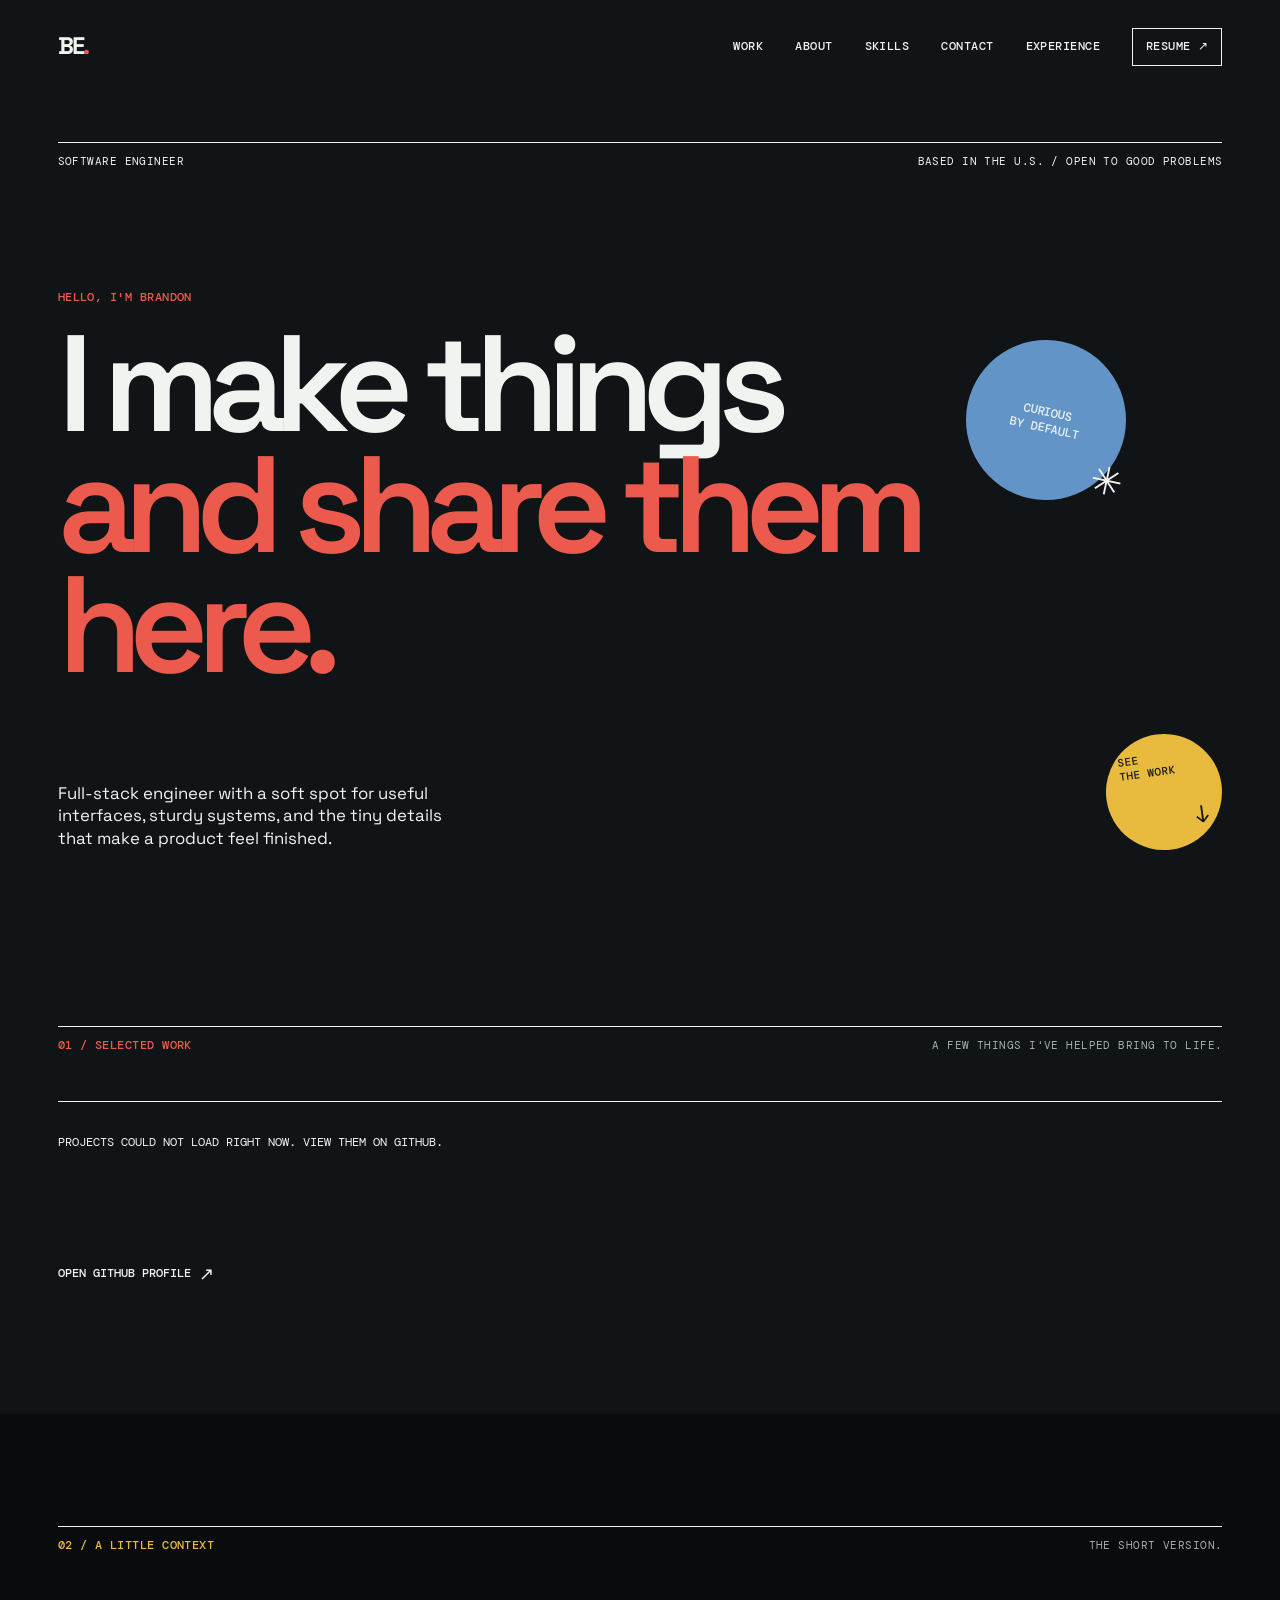
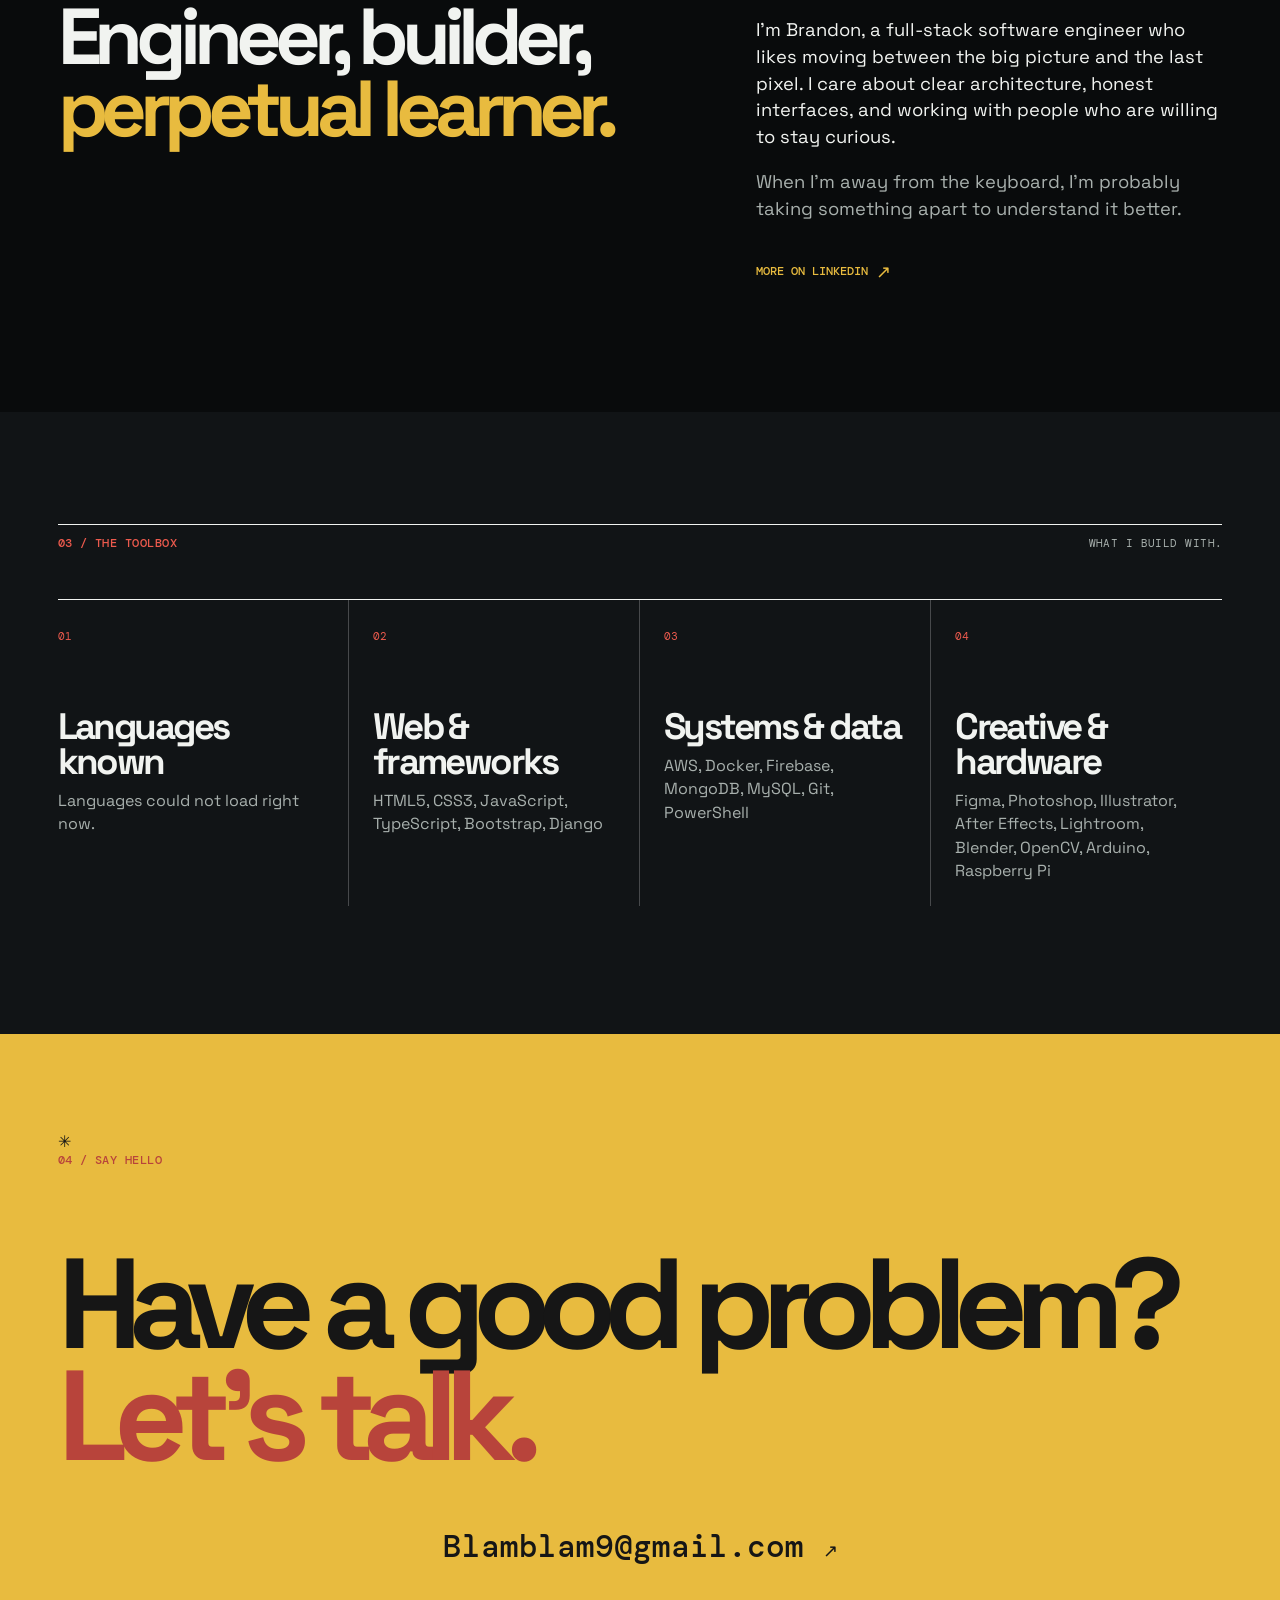
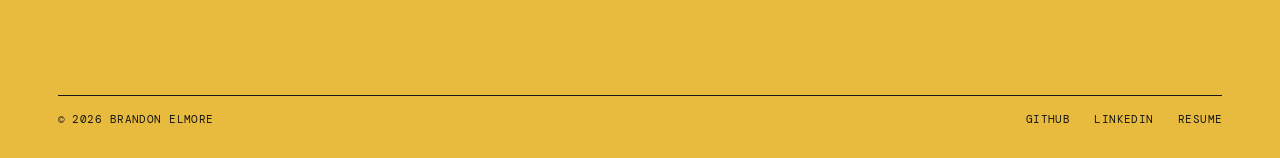
<file: index.html>
<!doctype html>
<html lang="en">
<head>
  <meta charset="UTF-8">
  <meta name="viewport" content="width=device-width, initial-scale=1.0">
  <meta name="description" content="Brandon Elmore is a software engineer who makes things and shares them here.">
  <meta property="og:title" content="Brandon Elmore — Software Engineer">
  <meta property="og:description" content="I make things and share them here.">
  <meta property="og:type" content="website">
  <title>Brandon Elmore — Software Engineer</title>
  <link rel="preconnect" href="https://fonts.googleapis.com">
  <link rel="preconnect" href="https://fonts.gstatic.com" crossorigin>
  <link href="https://fonts.googleapis.com/css2?family=DM+Mono:wght@400;500&family=Space+Grotesk:wght@400;500;600;700&display=swap" rel="stylesheet">
  <link rel="stylesheet" href="styles.css">
  <script src="script.js" defer></script>
</head>
<body>
  <a class="skip-link" href="#main-content">Skip to content</a>
  <header class="site-header">
    <a class="wordmark" href="#top" aria-label="Brandon Elmore home">BE<span>.</span></a>
    <button class="menu-toggle" type="button" aria-expanded="false" aria-controls="site-nav">
      <span></span><span></span>
      <span class="sr-only">Toggle navigation</span>
    </button>
    <nav class="site-nav" id="site-nav" aria-label="Primary navigation">
      <a href="#work">Work</a>
      <a href="#about">About</a>
      <a href="#skills">Skills</a>
      <a href="#contact">Contact</a>
      <a href="experience.html">Experience</a>
      <a class="nav-resume" href="resume.html">Resume <span aria-hidden="true">↗</span></a>
    </nav>
  </header>

  <main id="main-content">
    <section class="hero section-wrap" id="top">
      <div class="hero-topline"><span>Software engineer</span><span>Based in the U.S. / open to good problems</span></div>
      <div class="hero-content">
        <p class="eyebrow">Hello, I'm Brandon</p>
        <h1>I make things<br><em>and share them here.</em></h1>
        <div class="hero-bottom">
          <p class="hero-intro">Full-stack engineer with a soft spot for useful interfaces, sturdy systems, and the tiny details that make a product feel finished.</p>
          <a class="circle-link" href="#work" aria-label="Scroll to selected work"><span>See<br>the work</span><strong>↓</strong></a>
        </div>
      </div>
      <div class="hero-sticker" aria-hidden="true"><span>curious<br>by default</span><b>✳</b></div>
    </section>

    <section class="work section-wrap" id="work">
      <div class="section-heading reveal"><p class="eyebrow">01 / Selected work</p><p class="section-note">A few things I've helped bring to life.</p></div>
      <div class="project-list" id="project-list" aria-live="polite">
        <p class="project-status">Loading repositories...</p>
      </div>
    </section>

    <section class="about section-wrap" id="about">
      <div class="section-heading reveal"><p class="eyebrow">02 / A little context</p><p class="section-note">The short version.</p></div>
      <div class="about-grid reveal"><h2>Engineer, builder,<br><em>perpetual learner.</em></h2><div class="about-copy"><p>I'm Brandon, a full-stack software engineer who likes moving between the big picture and the last pixel. I care about clear architecture, honest interfaces, and working with people who are willing to stay curious.</p><p>When I'm away from the keyboard, I'm probably taking something apart to understand it better.</p><a class="text-link" href="https://www.linkedin.com/in/brandonelmore/" target="_blank" rel="noreferrer">More on LinkedIn <span>↗</span></a></div></div>
    </section>

    <section class="skills section-wrap" id="skills">
      <div class="section-heading reveal"><p class="eyebrow">03 / The toolbox</p><p class="section-note">What I build with.</p></div>
      <div class="skill-grid reveal"><div class="skill-item"><span>01</span><h3>Languages known</h3><p id="skill-languages" aria-live="polite">Loading languages from GitHub...</p></div><div class="skill-item"><span>02</span><h3>Web &amp; frameworks</h3><p>HTML5, CSS3, JavaScript, TypeScript, Bootstrap, Django</p></div><div class="skill-item"><span>03</span><h3>Systems &amp; data</h3><p>AWS, Docker, Firebase, MongoDB, MySQL, Git, PowerShell</p></div><div class="skill-item"><span>04</span><h3>Creative &amp; hardware</h3><p>Figma, Photoshop, Illustrator, After Effects, Lightroom, Blender, OpenCV, Arduino, Raspberry Pi</p></div></div>
    </section>

    <section class="contact section-wrap" id="contact">
      <div class="contact-mark" aria-hidden="true">✳</div><p class="eyebrow reveal">04 / Say hello</p><h2 class="reveal">Have a good problem?<br><em>Let's talk.</em></h2><a class="email-link reveal" href="mailto:Blamblam9@gmail.com">Blamblam9@gmail.com <span>↗</span></a><div class="contact-footer reveal"><span>© 2026 Brandon Elmore</span><div><a href="https://github.com/BB00GIE" target="_blank" rel="noreferrer">GitHub</a><a href="https://www.linkedin.com/in/brandonelmore/" target="_blank" rel="noreferrer">LinkedIn</a><a href="resume.html">Resume</a></div></div>
    </section>
  </main>
</body>
</html>
</file>
<file: styles.css>
@import url('https://fonts.googleapis.com/css2?family=DM+Mono:wght@400;500&family=Space+Grotesk:wght@400;500;600;700&display=swap');

:root { --ink:#f1f3f0; --paper:#111416; --surface:#1b2023; --deep:#090b0c; --muted:#a8b0ad; --accent-ink:#161616; --yellow:#e8bb3f; --pink:#d9789d; --blue:#6394c7; --line:rgba(241,243,240,.24); --display:'Space Grotesk', sans-serif; --mono:'DM Mono', monospace; }
* { box-sizing:border-box; }
[hidden] { display:none !important; }
html { scroll-behavior:smooth; }
body { margin:0; color:var(--ink); background:var(--paper); font-family:var(--display); font-size:16px; line-height:1.45; }
a { color:inherit; }
.skip-link { position:absolute; left:1rem; top:-5rem; z-index:20; padding:.7rem 1rem; background:var(--ink); color:var(--paper); text-decoration:none; }
.skip-link:focus { top:1rem; }
.site-header { display:flex; align-items:center; justify-content:space-between; max-width:1440px; margin:auto; padding:1.75rem 4.5vw; }
.wordmark { font-size:1.5rem; font-weight:700; letter-spacing:-.08em; text-decoration:none; }
.wordmark span, .eyebrow { color:#ec5a4d; }
.site-nav { display:flex; align-items:center; gap:2rem; font:500 .72rem var(--mono); text-transform:uppercase; letter-spacing:.04em; }
.site-nav a { text-decoration:none; }
.site-nav a:hover, .site-nav a:focus-visible, .text-link:hover, .text-link:focus-visible, .email-link:hover, .email-link:focus-visible { text-decoration:underline; text-underline-offset:.3em; }
.nav-resume { border:1px solid var(--ink); padding:.65rem .8rem; }
.menu-toggle { display:none; border:0; background:none; padding:.4rem; }
.section-wrap { max-width:1440px; margin:auto; padding-left:4.5vw; padding-right:4.5vw; }
.hero { min-height:calc(100vh - 80px); display:flex; flex-direction:column; position:relative; padding-top:3rem; padding-bottom:4rem; overflow:hidden; }
.hero-topline, .section-heading, .project-meta, .contact-footer { display:flex; justify-content:space-between; gap:1rem; font:400 .68rem var(--mono); letter-spacing:.04em; text-transform:uppercase; }
.hero-topline { border-top:1px solid var(--ink); padding-top:.7rem; }
.hero-content { margin-top:auto; position:relative; z-index:1; }
.eyebrow { margin:0 0 1.2rem; font:500 .72rem var(--mono); text-transform:uppercase; letter-spacing:.04em; }
h1, h2, h3, p { margin-top:0; }
h1 { max-width:1060px; margin-bottom:3rem; font-size:clamp(4rem, 10.7vw, 10.2rem); line-height:.88; letter-spacing:-.09em; font-weight:600; }
h1 em, h2 em { font-style:normal; color:#ec5a4d; }
.hero-bottom { display:flex; align-items:flex-end; justify-content:space-between; gap:2rem; }
.hero-intro { max-width:24rem; margin:0; font-size:1.05rem; line-height:1.35; }
.circle-link { width:7.25rem; height:7.25rem; display:flex; flex-direction:column; justify-content:space-between; padding:1rem; border-radius:50%; background:var(--yellow); text-decoration:none; font:500 .68rem var(--mono); text-transform:uppercase; transform:rotate(-8deg); transition:transform .2s ease; }
.circle-link:hover, .circle-link:focus-visible { transform:rotate(0) scale(1.05); }
.circle-link strong { align-self:flex-end; font:400 1.5rem var(--display); }
.hero-sticker { position:absolute; right:12%; top:30%; width:10rem; height:10rem; display:flex; align-items:center; justify-content:center; background:var(--blue); border-radius:50%; transform:rotate(12deg); font:500 .75rem var(--mono); text-align:center; text-transform:uppercase; }
.hero-sticker b { position:absolute; right:-.5rem; bottom:.5rem; font:2.4rem var(--display); }
.work { padding-top:7rem; padding-bottom:8rem; }
.section-heading { border-top:1px solid var(--ink); padding-top:.7rem; margin-bottom:3rem; }
.section-heading p { margin:0; }
.section-note { color:#5c5a55; }
.project-list { display:flex; flex-direction:column; gap:5rem; }
.project-status { margin:0; padding:2rem 0; border-top:1px solid var(--ink); font:400 .78rem var(--mono); text-transform:uppercase; }
.project { display:grid; grid-template-columns:1.15fr .85fr; min-height:32rem; }
.project-visual { min-height:32rem; position:relative; overflow:hidden; }
.project-yellow .project-visual { background:var(--yellow); }.project-pink .project-visual { background:var(--pink); }.project-blue .project-visual { background:var(--blue); }
.project-copy { padding:2rem 2.2rem; display:flex; flex-direction:column; justify-content:space-between; border:1px solid var(--ink); border-left:0; }
.project-meta { font-size:.62rem; }.project-copy h2 { margin:4rem 0 1rem; font-size:clamp(2.7rem, 5vw, 5.5rem); line-height:.9; letter-spacing:-.08em; }.project-copy p { max-width:25rem; font-size:1.03rem; }.project-tags { display:flex; flex-wrap:wrap; gap:.5rem; margin:1.25rem 0; }.project-tags span { border:1px solid var(--ink); padding:.35rem .55rem; font:400 .62rem var(--mono); text-transform:uppercase; }.text-link { display:inline-flex; gap:.5rem; align-items:center; width:max-content; margin-top:auto; font:500 .72rem var(--mono); text-transform:uppercase; text-decoration:none; }.text-link span, .email-link span { font-size:1.15rem; }
.visual-window { position:absolute; top:17%; left:12%; width:70%; height:60%; padding:1.25rem; background:var(--paper); box-shadow:1.1rem 1.1rem 0 rgba(22,22,22,.16); transform:rotate(-5deg); }.window-dots { display:block; font-size:.52rem; letter-spacing:.15rem; color:#ec5a4d; }.visual-title { display:block; margin:2rem 0 1rem; font:500 .72rem var(--mono); }.chart { height:55%; display:flex; align-items:flex-end; gap:3%; border-bottom:1px solid var(--ink); padding:0 3% 0; }.chart i { flex:1; background:#ec5a4d; }.chart i:nth-child(1){height:30%}.chart i:nth-child(2){height:55%}.chart i:nth-child(3){height:42%}.chart i:nth-child(4){height:80%}.chart i:nth-child(5){height:65%}.chart i:nth-child(6){height:92%}.chart-labels { display:flex; justify-content:space-between; font:400 .5rem var(--mono); margin-top:.7rem; }
.visual-orbit { display:flex; align-items:center; justify-content:center; }.orbit-ring { position:absolute; border:1px solid var(--ink); border-radius:50%; transform:rotate(-28deg); }.ring-one { width:65%; height:25%; }.ring-two { width:78%; height:43%; transform:rotate(28deg); }.orbit-core { z-index:1; width:9rem; height:9rem; display:flex; align-items:center; justify-content:center; flex-direction:column; border-radius:50%; background:var(--paper); font-size:2.6rem; line-height:.8; letter-spacing:-.1em; }.orbit-core small { margin-top:.8rem; font:400 .6rem var(--mono); text-transform:uppercase; letter-spacing:0; }.orbit-label { position:absolute; font:500 .64rem var(--mono); text-transform:uppercase; }.label-one { top:20%; left:22%; }.label-two { bottom:22%; right:18%; }.label-three { top:48%; right:10%; }
.visual-library { display:flex; align-items:center; justify-content:center; }.library-card { position:absolute; width:45%; height:57%; border:1px solid var(--ink); }.card-back { background:var(--yellow); transform:translate(15%, -12%) rotate(12deg); }.card-middle { background:var(--pink); transform:translate(-12%, 10%) rotate(-8deg); }.card-front { display:flex; flex-direction:column; justify-content:space-between; padding:1.3rem; background:var(--paper); transform:rotate(3deg); font-size:clamp(1.4rem, 3vw, 2.5rem); line-height:.95; letter-spacing:-.07em; }.card-front b { align-self:flex-end; font-size:1.5rem; }
.about { background:var(--ink); color:var(--paper); max-width:none; padding-top:7rem; padding-bottom:8rem; }.about .section-wrap { max-width:1440px; }.about .section-heading { border-color:var(--paper); }.about .eyebrow { color:var(--yellow); }.about .section-note { color:#c2beb5; }.about-grid { max-width:1280px; margin:auto; display:grid; grid-template-columns:1.1fr .9fr; gap:10vw; }.about h2 { margin:0; font-size:clamp(3rem, 6.2vw, 7rem); line-height:.9; letter-spacing:-.09em; }.about h2 em { color:var(--yellow); }.about-copy { max-width:30rem; padding-top:1rem; }.about-copy p { font-size:1.15rem; }.about-copy p + p { color:#c2beb5; }.about .text-link { color:var(--yellow); margin-top:1.2rem; }
.skills { padding-top:7rem; padding-bottom:8rem; }.skill-grid { display:grid; grid-template-columns:repeat(4,1fr); border-top:1px solid var(--ink); }.skill-item { min-height:15rem; padding:1.4rem 1.5rem 1.5rem 0; border-right:1px solid var(--line); }.skill-item + .skill-item { padding-left:1.5rem; }.skill-item:last-child { border-right:0; }.skill-item span { color:#ec5a4d; font:400 .7rem var(--mono); }.skill-item h3 { margin:4rem 0 .6rem; font-size:2.3rem; line-height:.95; letter-spacing:-.07em; }.skill-item p { max-width:17rem; margin:0; color:#5c5a55; }
.contact { max-width:none; padding-top:6rem; padding-bottom:2rem; background:var(--yellow); }.contact > * { max-width:1440px; margin-left:auto; margin-right:auto; }.contact .eyebrow { color:#ec5a4d; }.contact h2 { margin-top:5rem; margin-bottom:3.5rem; font-size:clamp(4rem, 10vw, 10rem); line-height:.87; letter-spacing:-.1em; }.contact h2 em { color:#ec5a4d; }.email-link { display:block; width:max-content; max-width:100%; font:500 clamp(1rem, 2.4vw, 2.2rem) var(--mono); text-decoration:none; word-break:break-word; }.contact-footer { margin-top:8rem; padding-top:1rem; border-top:1px solid var(--ink); }.contact-footer div { display:flex; gap:1.5rem; }.contact-footer a { text-decoration:none; }
.reveal { opacity:0; transform:translateY(1.25rem); transition:opacity .7s ease, transform .7s ease; }.reveal.is-visible { opacity:1; transform:none; }
.project-blog-link { margin-top:1rem; }
.blog-hero { padding-top:5rem; padding-bottom:6rem; border-bottom:1px solid var(--ink); }
.blog-hero h1 { max-width:900px; margin:0 0 1.5rem; font-size:clamp(3.5rem, 9vw, 8rem); text-transform:capitalize; }
.blog-description { max-width:34rem; margin-bottom:1.5rem; font-size:1.1rem; color:var(--muted); }
.blog-content { padding-top:5rem; padding-bottom:8rem; }
.update-form { max-width:45rem; display:grid; gap:.65rem; margin-bottom:5rem; }
.update-form label { margin-top:1rem; font:500 .68rem var(--mono); text-transform:uppercase; }
.update-form input, .update-form textarea { width:100%; border:1px solid var(--ink); border-radius:0; padding:.9rem; color:var(--ink); background:var(--surface); font:400 .95rem var(--display); }
.update-form textarea { resize:vertical; min-height:10rem; }
.update-form input[type="file"] { padding:0; }
.update-form input[type="file"]::file-selector-button { margin-right:.8rem; border:1px solid var(--accent-ink); padding:.8rem 1rem; color:var(--accent-ink); background:var(--yellow); cursor:pointer; font:500 .72rem var(--mono); text-transform:uppercase; }
.form-hint { margin:0; color:var(--muted); font:400 .68rem var(--mono); }
.publish-feedback { margin:0; padding:.8rem; color:var(--accent-ink); background:var(--blue); font:500 .68rem var(--mono); }
.update-form button { width:max-content; margin-top:.75rem; border:1px solid var(--accent-ink); padding:.8rem 1rem; color:var(--accent-ink); background:var(--yellow); cursor:pointer; font:500 .72rem var(--mono); text-transform:uppercase; }
.update-form button:disabled { cursor:wait; opacity:.6; }
.update-form button span { font-size:1.1rem; }
.update-form-actions { display:flex; flex-wrap:wrap; gap:.75rem; align-items:center; }
.update-form .button-secondary { color:var(--ink); background:var(--surface); border-color:var(--ink); }
.auth-panel { max-width:45rem; display:flex; align-items:center; justify-content:space-between; gap:1rem; padding:1rem 0; border-top:1px solid var(--ink); border-bottom:1px solid var(--ink); }
.auth-panel p { margin:0; color:var(--muted); }
.auth-panel button { border:1px solid var(--accent-ink); padding:.8rem 1rem; color:var(--accent-ink); background:var(--yellow); cursor:pointer; font:500 .72rem var(--mono); text-transform:uppercase; }
.access-message { max-width:45rem; padding:1rem; color:var(--accent-ink); background:var(--pink); font:500 .72rem var(--mono); text-transform:uppercase; }
.updates { max-width:52rem; }
.update-entry { padding:2rem 0 2.5rem; border-top:1px solid var(--ink); }
.update-entry-header { display:flex; flex-wrap:wrap; justify-content:space-between; gap:1rem; align-items:flex-start; }
.update-actions { display:flex; flex-wrap:wrap; gap:.5rem; flex-shrink:0; }
.update-actions button { min-width:4.5rem; border:1px solid var(--accent-ink); padding:.65rem .75rem; color:var(--accent-ink); background:var(--yellow); cursor:pointer; font:500 .68rem var(--mono); text-transform:uppercase; }
.update-actions button:hover, .update-actions button:focus-visible { color:var(--yellow); background:var(--accent-ink); }
.update-date { margin-bottom:1.2rem; color:#ec5a4d; font:400 .68rem var(--mono); text-transform:uppercase; }
.update-entry h2 { margin-bottom:.8rem; font-size:clamp(2rem, 4vw, 4rem); line-height:.95; letter-spacing:-.07em; text-transform:capitalize; }
.update-body { max-width:42rem; margin:0; white-space:pre-wrap; font-size:1.05rem; }.update-body a { color:var(--yellow); text-decoration:underline; text-underline-offset:.2em; }
.update-image { display:block; width:min(100%, 52rem); max-height:42rem; margin-top:1.5rem; object-fit:contain; object-position:left center; border:1px solid var(--line); }
.experience-hero { padding-top:5rem; padding-bottom:5rem; border-bottom:1px solid var(--ink); }
.experience-hero h1 { max-width:900px; margin:0 0 1.5rem; font-size:clamp(3.5rem, 9vw, 8rem); }
.experience-status { color:var(--muted); }
.experience-hero > button { border:1px solid var(--accent-ink); padding:.8rem 1rem; color:var(--accent-ink); background:var(--yellow); cursor:pointer; font:500 .72rem var(--mono); text-transform:uppercase; }
.experience-content { padding-top:5rem; padding-bottom:8rem; }
.button-primary { border:1px solid var(--accent-ink); padding:.65rem .95rem; color:var(--accent-ink); background:var(--yellow); cursor:pointer; font:500 .72rem var(--mono); text-transform:uppercase; display:inline-flex; align-items:center; gap:.4rem; transition:transform .15s ease, background .15s ease; }
.button-primary:hover { background:#ffe84d; }
.experience-tools-bar { margin:2rem 0 3rem; padding:1.25rem; border:1px dashed var(--ink); background:var(--surface); }
.tools-bar-buttons { display:flex; flex-wrap:wrap; gap:.75rem; }
.tools-bar-buttons .button-secondary { border:1px solid var(--ink); padding:.6rem .85rem; font:500 .7rem var(--mono); text-transform:uppercase; cursor:pointer; background:var(--surface); color:var(--ink); }
.tools-bar-buttons .button-secondary:hover { background:var(--ink); color:var(--surface); }

/* Slide-over Drawer & Backdrop */
.drawer-backdrop { position:fixed; inset:0; background:rgba(0,0,0,.5); z-index:90; backdrop-filter:blur(3px); opacity:0; transition:opacity .25s ease; pointer-events:none; }
.drawer-backdrop.is-open { opacity:1; pointer-events:auto; }

.experience-drawer { position:fixed; top:0; right:0; bottom:0; width:100%; max-width:42rem; background:var(--surface); color:var(--ink); z-index:100; box-shadow:-10px 0 30px rgba(0,0,0,.25); border-left:1px solid var(--ink); display:flex; flex-direction:column; transform:translateX(100%); transition:transform .3s cubic-bezier(0.16, 1, 0.3, 1); }
.experience-drawer.is-open { transform:translateX(0); }

.drawer-header { display:flex; justify-content:space-between; align-items:flex-start; padding:1.75rem 2rem 1.25rem; border-bottom:1px solid var(--line); background:var(--surface); }
.drawer-header .eyebrow { margin-bottom:.3rem; }
.drawer-title { margin:0; font-size:clamp(1.5rem, 3vw, 2.2rem); font-family:var(--display); line-height:1; }
.drawer-close-button { border:1px solid var(--ink); background:transparent; color:var(--ink); width:2.2rem; height:2.2rem; display:flex; align-items:center; justify-content:center; cursor:pointer; font-size:1.1rem; transition:all .15s ease; }
.drawer-close-button:hover { background:var(--ink); color:var(--surface); }

.experience-form { flex:1; overflow-y:auto; padding:1.75rem 2rem 3rem; display:flex; flex-direction:column; gap:1.75rem; margin-bottom:0; max-width:none; }
.drawer-section { border:1px solid var(--line); padding:1.25rem 1.5rem; background:var(--surface); display:flex; flex-direction:column; gap:.85rem; }
.drawer-section-header { display:flex; justify-content:space-between; align-items:center; margin-bottom:.3rem; }
.drawer-section-title { font:600 .75rem var(--mono); text-transform:uppercase; letter-spacing:.05em; color:var(--ink); margin:0 0 .5rem; }
.drawer-section label { margin-top:0; font:500 .68rem var(--mono); text-transform:uppercase; display:flex; flex-direction:column; gap:.35rem; }
.current-role-option { flex-direction:row !important; align-items:center; gap:.5rem; margin-top:.4rem; font:400 .75rem var(--mono) !important; text-transform:none !important; cursor:pointer; }
.current-role-option input { width:auto !important; }

/* Dynamic Bullets Repeater */
.bullets-container { display:flex; flex-direction:column; gap:.75rem; margin-top:.5rem; }
.bullet-repeater-row { display:flex; gap:.6rem; align-items:flex-start; }
.bullet-number { font:500 .75rem var(--mono); color:var(--muted); padding-top:.9rem; width:1.5rem; text-align:right; flex-shrink:0; }
.bullet-input { flex:1; }
.bullet-delete-btn { flex-shrink:0; width:2.2rem; height:2.4rem; border:1px solid var(--line); background:var(--surface); color:var(--muted); cursor:pointer; display:flex; align-items:center; justify-content:center; font-size:1rem; margin-top:.2rem; transition:all .15s ease; }
.bullet-delete-btn:hover { border-color:#ec5a4d; color:#ec5a4d; background:rgba(236,90,77,.08); }
.add-bullet-btn { width:max-content; align-self:flex-start; margin-top:.35rem; border:1px dashed var(--ink) !important; background:transparent !important; font-size:.7rem !important; }
.add-bullet-btn:hover { background:var(--surface) !important; border-style:solid !important; }

.drawer-ai-buttons { display:flex; gap:.5rem; align-items:center; }
.button-ai-polish, .button-ai-reword { border:1px solid var(--accent-ink); padding:.45rem .75rem; font:500 .68rem var(--mono); text-transform:uppercase; color:var(--accent-ink); background:var(--yellow); cursor:pointer; display:inline-flex; align-items:center; gap:.3rem; transition:background .15s ease; }
.button-ai-polish:hover, .button-ai-reword:hover { background:#ffe84d; }
.button-ai-reword { background:var(--surface); color:var(--ink); border-color:var(--ink); }
.button-ai-reword:hover { background:var(--ink); color:var(--surface); }

.job-listing-label { margin-top:1.2rem; display:block; }
.job-listing-label textarea { width:100%; border:1px solid var(--ink); border-radius:0; padding:.8rem .9rem; color:var(--ink); background:var(--surface); font:400 .95rem var(--display); margin-top:.4rem; resize:vertical; }

.drawer-footer-actions { display:flex; gap:1rem; align-items:center; padding-top:1rem; border-top:1px solid var(--line); }
.drawer-footer-actions button { margin-top:0 !important; }

.experience-form input, .experience-form textarea { width:100%; border:1px solid var(--ink); border-radius:0; padding:.8rem .9rem; color:var(--ink); background:var(--surface); font:400 .95rem var(--display); }
.experience-form textarea { resize:vertical; }
.experience-form-grid { display:grid; grid-template-columns:repeat(2, 1fr); gap:.8rem 1rem; }
.experience-form-grid label:last-child { grid-column:auto; }
.experience-form button { width:max-content; margin-top:.75rem; border:1px solid var(--accent-ink); padding:.8rem 1rem; color:var(--accent-ink); background:var(--yellow); cursor:pointer; font:500 .72rem var(--mono); text-transform:uppercase; }
.experience-form .button-secondary { color:var(--ink); background:var(--surface); border-color:var(--ink); }
.experience-list { max-width:60rem; }
.experience-entry { padding:2rem 0 2.5rem; border-top:1px solid var(--ink); }
.experience-entry-heading { display:flex; justify-content:space-between; align-items:flex-start; gap:1rem; }
.experience-entry h2 { margin:0 0 .5rem; font-size:clamp(2rem, 4vw, 4rem); line-height:.95; letter-spacing:-.07em; }
.experience-company, .experience-dates { margin:0 0 1.2rem; color:var(--muted); font:400 .68rem var(--mono); text-transform:uppercase; }
.experience-dates { color:#ec5a4d; white-space:nowrap; }
.experience-entry > p:not(.experience-company):not(.experience-dates) { max-width:42rem; font-size:1.05rem; }
.experience-entry li { max-width:42rem; margin:.45rem 0; }
.experience-entry .project-tags { margin-top:1.5rem; }
.experience-heading-actions { display:flex; align-items:center; gap:1.25rem; }
.experience-heading-actions .section-note { margin:0; }
.experience-heading-actions .button-secondary { display:inline-flex; align-items:center; gap:.5rem; border:1px solid var(--ink); padding:.65rem .8rem; color:var(--ink); background:var(--surface); font:500 .72rem var(--mono); text-decoration:none; text-transform:uppercase; }
.experience-heading-actions .button-secondary:hover, .experience-heading-actions .button-secondary:focus-visible { color:var(--yellow); background:var(--accent-ink); }
.summary-generator { margin:2rem 0; padding:1.25rem; border:1px solid var(--ink); background:var(--surface); }
.summary-generator .eyebrow { margin-bottom:.55rem; }
.summary-source-count { margin:.9rem 0 0; color:var(--muted); font:400 .68rem var(--mono); text-transform:uppercase; }
.summary-generator label { display:grid; gap:.55rem; margin-top:1rem; font:500 .68rem var(--mono); text-transform:uppercase; }
.summary-generator textarea { width:100%; border:1px solid var(--ink); border-radius:0; padding:.9rem; color:var(--ink); background:var(--paper); font:400 .95rem var(--display); }
.resume-draft-review { margin-top:1.25rem; padding-top:1rem; border-top:1px solid var(--line); }
.resume-draft-review > .eyebrow { margin-bottom:.75rem; }
.resume-draft-role { padding:.75rem 0; border-top:1px solid var(--line); }
.resume-draft-role h3 { margin:0 0 .35rem; font-size:1rem; }
.resume-draft-role ul { margin:0; padding-left:1.1rem; }
.resume-draft-role li { margin:.3rem 0; }
.summary-generator button { margin-top:.75rem; }
.bullet-generator { margin-top:1.25rem; padding:1.25rem; border:1px solid var(--ink); background:var(--surface); }
.description-generator { margin-top:1.25rem; padding:1.25rem; border:1px solid var(--ink); background:var(--surface); }
.bullet-generator-heading { display:flex; align-items:flex-start; justify-content:space-between; gap:1rem; }
.bullet-generator-heading .eyebrow { margin-bottom:.55rem; }
.bullet-review { display:grid; grid-template-columns:repeat(2, minmax(0, 1fr)); gap:1rem; margin-top:1.25rem; }
.bullet-version { padding:1rem; border:1px solid var(--line); }
.bullet-version-generated { border-color:var(--yellow); }
.bullet-version h3 { margin:0 0 .8rem; font-size:1.1rem; }
.bullet-version ul { min-height:8rem; margin:0; padding-left:1.1rem; }
.bullet-version li { margin:.45rem 0; }
.bullet-version p { min-height:6rem; margin:0; }
.removed-highlights-review { margin-top:1rem; padding-top:1rem; border-top:1px solid var(--line); }
.removed-highlights-review h4 { margin:0 0 .5rem; color:#ec5a4d; font:500 .68rem var(--mono); text-transform:uppercase; }
.removed-highlights-review ul { margin:0; padding-left:1.1rem; }
.removed-highlights-review li { margin:.4rem 0; }
.change-reason { margin-top:1rem; padding-top:1rem; border-top:1px solid var(--line); color:var(--muted); font-size:.85rem; }
.bullet-version button { margin-top:1rem; }
.resume-option { display:flex; align-items:center; gap:.6rem; }
.resume-option input { width:auto; }
.experience-resume-note { color:#ec5a4d; font:400 .68rem var(--mono) !important; text-transform:uppercase; }
.resume-page { background:var(--deep); }
.resume-toolbar { max-width:1060px; }
.resume-actions { display:flex; align-items:center; gap:1.5rem; }
.resume-print { border:1px solid var(--ink); padding:.65rem .8rem; color:var(--ink); background:transparent; cursor:pointer; font:500 .72rem var(--mono); text-transform:uppercase; }
.resume-sheet { max-width:1060px; margin:0 auto 4rem; padding:3.5rem 4rem; color:var(--paper); background:var(--ink); }
.resume-header { display:flex; justify-content:space-between; gap:3rem; padding-bottom:2rem; border-bottom:2px solid var(--paper); }
.resume-header h1 { margin:0; color:var(--paper); font-size:clamp(4rem, 8vw, 7rem); }
.resume-header h1 em { color:#ec5a4d; }
.resume-contact { display:flex; flex-direction:column; align-items:flex-end; justify-content:flex-end; gap:.3rem; color:#4d514f; font:400 .68rem var(--mono); text-align:right; }
.resume-contact a { color:inherit; text-decoration:none; }
.resume-contact a:hover, .resume-contact a:focus-visible { color:#ec5a4d; text-decoration:underline; }
.resume-links { display:flex; align-items:center; gap:1rem; margin-top:.8rem; }
.resume-links a { display:inline-flex; align-items:center; gap:.3rem; }
.resume-links svg { width:1rem; height:1rem; }
.resume-section { padding-top:1.5rem; }
.resume-section h2 { margin:0 0 1rem; color:#ec5a4d; font:500 .7rem var(--mono); text-transform:uppercase; letter-spacing:.05em; }
.resume-section h3 { margin:0; font-size:1.05rem; line-height:1.1; }
.resume-summary { max-width:50rem; }
.resume-summary p, .resume-section p { margin-bottom:0; font-size:.84rem; line-height:1.4; }
.resume-columns { display:grid; grid-template-columns:minmax(0, 1.45fr) minmax(13rem, .75fr); gap:3.5rem; }
.resume-role { padding:.9rem 0 1rem; border-top:1px solid #b8bcb9; }
.resume-role-heading { display:flex; justify-content:space-between; align-items:baseline; gap:1rem; }
.resume-role-heading span { flex-shrink:0; color:#ec5a4d; font:400 .63rem var(--mono); }
.resume-company { margin:.2rem 0 .45rem !important; color:#5d625f; font:400 .67rem var(--mono) !important; text-transform:uppercase; }
.resume-role ul { margin:.45rem 0 0; padding-left:1.1rem; }
.resume-role li { margin:.25rem 0; font-size:.78rem; line-height:1.35; }
.resume-project { padding-top:.9rem; border-top:1px solid #b8bcb9; }
.resume-skill-group { margin:0 0 .8rem !important; color:#4d514f; }
.resume-skill-group strong { display:block; margin-bottom:.1rem; color:var(--paper); font:500 .67rem var(--mono); text-transform:uppercase; }
.resume-muted { color:#666b68; }
.resume-page .skip-link { color:var(--paper); background:var(--ink); }
@media (max-width:700px) { .resume-toolbar { padding-top:1.25rem; padding-bottom:1.25rem; }.resume-actions .text-link { display:none; }.resume-sheet { margin:0 1.2rem 2rem; padding:2rem 1.3rem; }.resume-header { display:block; }.resume-header h1 { font-size:clamp(3.8rem, 18vw, 6rem); }.resume-contact { align-items:flex-start; margin-top:2rem; text-align:left; }.resume-links { flex-wrap:wrap; }.resume-columns { display:block; }.resume-columns aside { display:grid; grid-template-columns:1fr 1fr; gap:0 1.5rem; }.resume-role-heading { display:block; }.resume-role-heading span { display:block; margin-top:.35rem; } }
@media print { @page { size:letter; margin:0; } html, body { background:#fff; } .resume-toolbar, .skip-link { display:none !important; } .resume-sheet { max-width:none; min-height:11in; margin:0; padding:.55in .62in; color:#161616; background:#fff; } .resume-header { padding-bottom:.18in; border-color:#161616; } .resume-header h1 { color:#161616; font-size:4.7rem; }.resume-header h1 em, .resume-section h2, .resume-role-heading span { color:#c43e32; }.resume-contact, .resume-company, .resume-skill-group { color:#555; }.resume-contact a { color:#161616; }.resume-summary { padding-top:.18in; }.resume-section { padding-top:.18in; }.resume-section h2 { margin-bottom:.1in; }.resume-summary p, .resume-section p { font-size:.72rem; }.resume-columns { gap:.35in; }.resume-role { padding:.1in 0 .1in; border-color:#aaa; }.resume-role li { font-size:.68rem; }.resume-project { padding-top:.1in; border-color:#aaa; }.resume-skill-group { margin-bottom:.1in !important; }.resume-skill-group strong { color:#161616; } }
.sr-only { position:absolute; width:1px; height:1px; padding:0; margin:-1px; overflow:hidden; clip:rect(0,0,0,0); white-space:nowrap; border:0; }
@media (max-width:700px) { .site-header { padding:1.25rem 1.2rem; }.menu-toggle { display:flex; flex-direction:column; gap:4px; position:relative; z-index:3; }.menu-toggle span:not(.sr-only) { width:1.5rem; height:2px; background:var(--ink); }.site-nav { position:absolute; top:0; right:0; left:0; z-index:2; display:flex; flex-direction:column; align-items:flex-start; gap:1.25rem; padding:5.5rem 1.2rem 2rem; background:var(--yellow); transform:translateY(-110%); transition:transform .3s ease; }.site-nav.is-open { transform:none; }.site-nav a { font-size:.8rem; }.section-wrap { padding-left:1.2rem; padding-right:1.2rem; }.hero { min-height:calc(100svh - 65px); padding-top:2rem; padding-bottom:2rem; }.hero-topline span:last-child { max-width:9rem; text-align:right; }.hero-sticker { width:6.5rem; height:6.5rem; right:2%; top:25%; font-size:.53rem; }.hero-sticker b { font-size:1.5rem; }.hero-content { margin-top:auto; }.hero h1 { font-size:clamp(3.7rem, 17vw, 6rem); margin-bottom:2rem; }.hero-intro { font-size:.9rem; max-width:15rem; }.circle-link { width:5.5rem; height:5.5rem; padding:.75rem; font-size:.55rem; }.work, .skills { padding-top:4.5rem; padding-bottom:5rem; }.section-heading { display:block; }.section-note { margin-top:.8rem !important; }.project-list { gap:3rem; }.project { display:block; min-height:0; }.project-visual { min-height:20rem; }.project-copy { min-height:27rem; border:1px solid var(--ink); border-top:0; padding:1.3rem; }.project-copy h2 { margin-top:4rem; }.visual-window { left:10%; width:78%; }.about { padding-top:4.5rem; padding-bottom:5rem; }.about-grid { display:block; }.about h2 { margin-bottom:3rem; font-size:clamp(3.1rem, 14vw, 5rem); }.about-copy p { font-size:1rem; }.skills { padding-bottom:4rem; }.skill-grid { display:block; }.skill-item, .skill-item + .skill-item { min-height:0; padding:1.3rem 0 2rem; border-right:0; border-bottom:1px solid var(--line); }.skill-item h3 { margin:2rem 0 .5rem; }.contact { padding:4.5rem 1.2rem 1.5rem; }.contact h2 { margin-top:4rem; margin-bottom:2.5rem; font-size:clamp(3.8rem, 17vw, 6.5rem); }.contact-footer { display:block; margin-top:6rem; line-height:2; }.contact-footer div { gap:1rem; flex-wrap:wrap; }.experience-heading-actions { align-items:flex-start; flex-direction:column; gap:.8rem; } }
@media (prefers-reduced-motion:reduce) { html { scroll-behavior:auto; }.reveal { opacity:1; transform:none; transition:none; }.circle-link { transition:none; }.site-nav { transition:none; } }

@media (max-width:700px) {
	.experience-hero { padding-top:3.5rem; padding-bottom:4rem; }
	.experience-content { padding-top:3.5rem; padding-bottom:5rem; }
	.experience-form-grid { display:block; }
	.experience-drawer { max-width:100%; border-left:none; }
	.experience-form { padding:1.25rem 1.2rem 2.5rem; }
	.drawer-header { padding:1.25rem 1.2rem 1rem; }
	.bullet-repeater-row { flex-wrap:wrap; }
	.bullet-input { width:100%; }
	.bullet-delete-btn { margin-left:auto; }
	.experience-entry-heading { display:block; }
	.experience-dates { margin-top:.75rem; white-space:normal; }
	.bullet-generator-heading, .bullet-review { display:block; }
	.bullet-generator-heading button { margin-top:1rem; }
	.bullet-version + .bullet-version { margin-top:1rem; }
}

/* Dark mode surfaces and contrast adjustments */
.section-note, .skill-item p { color:var(--muted); }
.visual-window, .orbit-core, .card-front { background:var(--surface); }
.visual-window, .orbit-core, .card-front { color:var(--ink); }
.visual-window { box-shadow:1.1rem 1.1rem 0 rgba(0,0,0,.3); }
.project-visual { color:var(--accent-ink); }
.about { background:var(--deep); color:var(--ink); }
.about .section-heading { border-color:var(--ink); }
.about .section-note, .about-copy p + p { color:var(--muted); }
.contact { color:var(--accent-ink); }
.contact .eyebrow, .contact h2 em { color:#b8443b; }
.contact-footer { border-color:var(--accent-ink); }
.circle-link { color:var(--accent-ink); }
@media (max-width:700px) { .site-nav { background:var(--surface); } }
</file>
